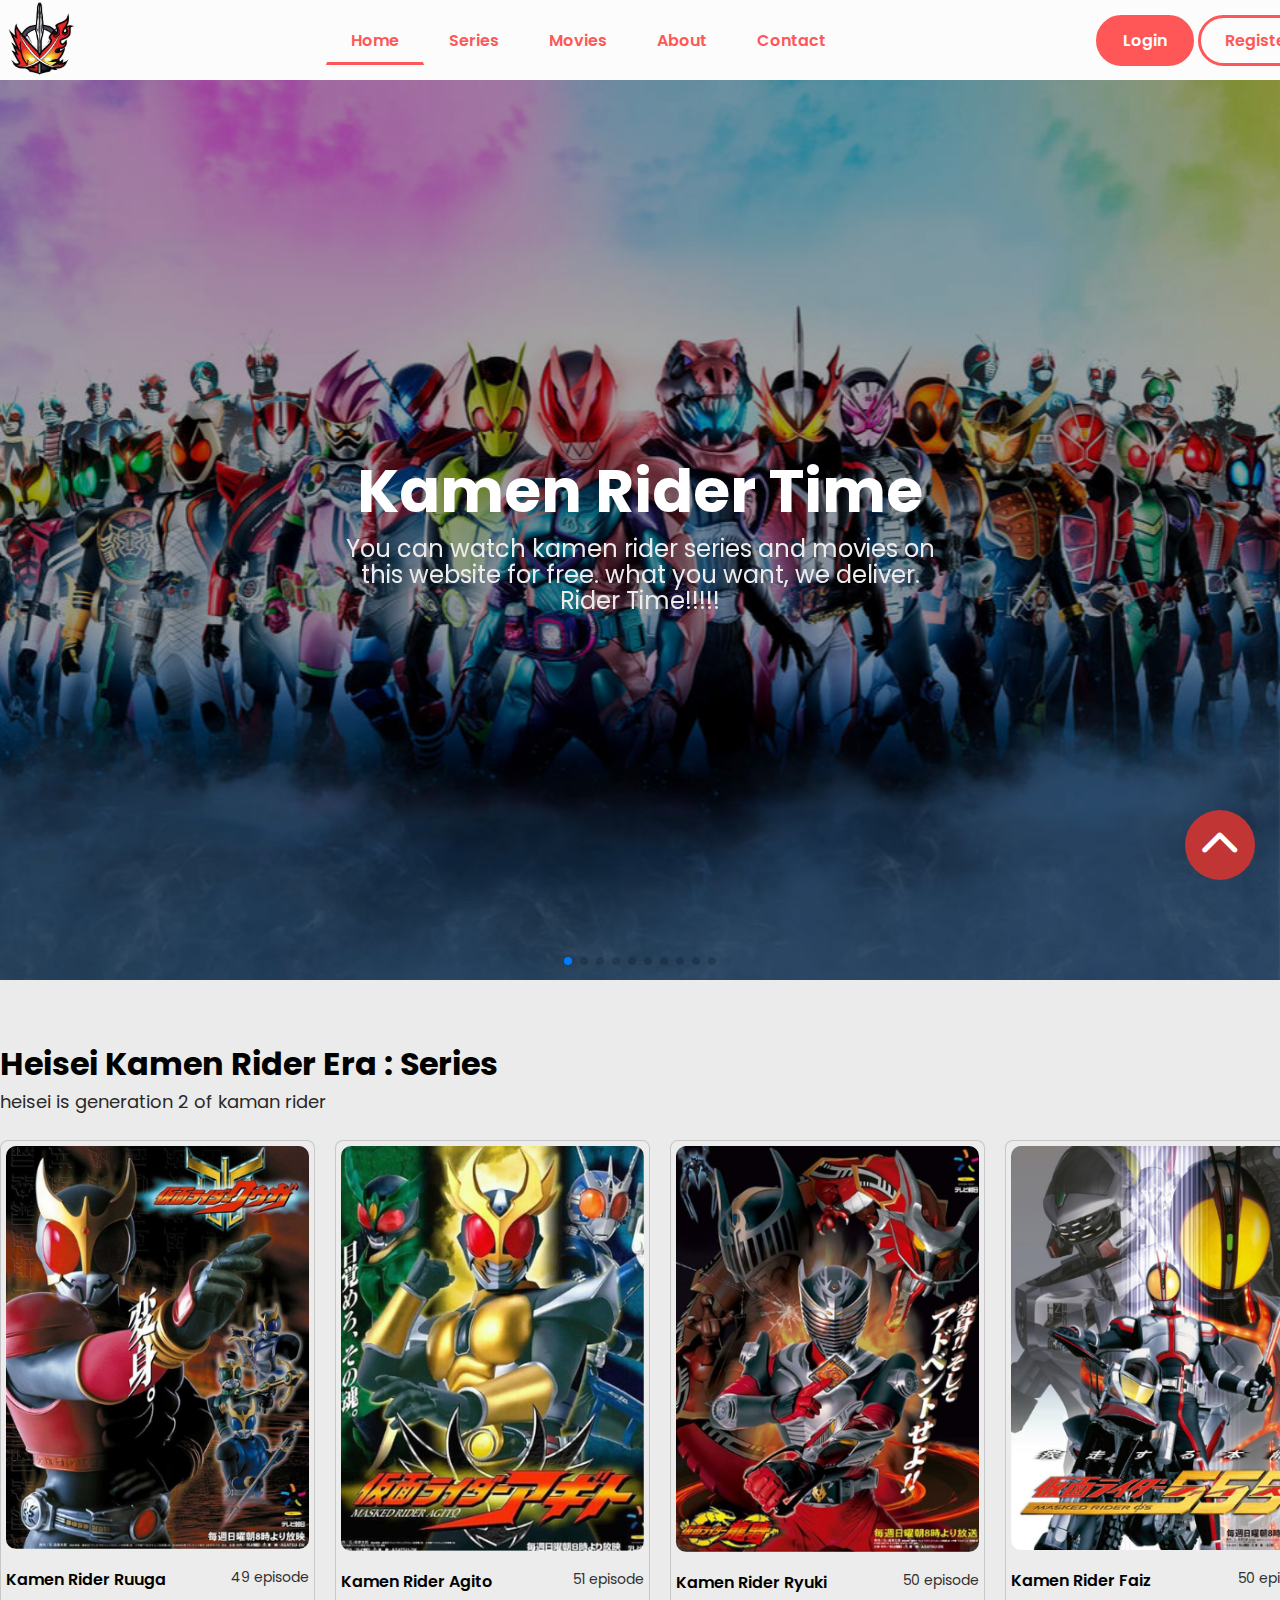
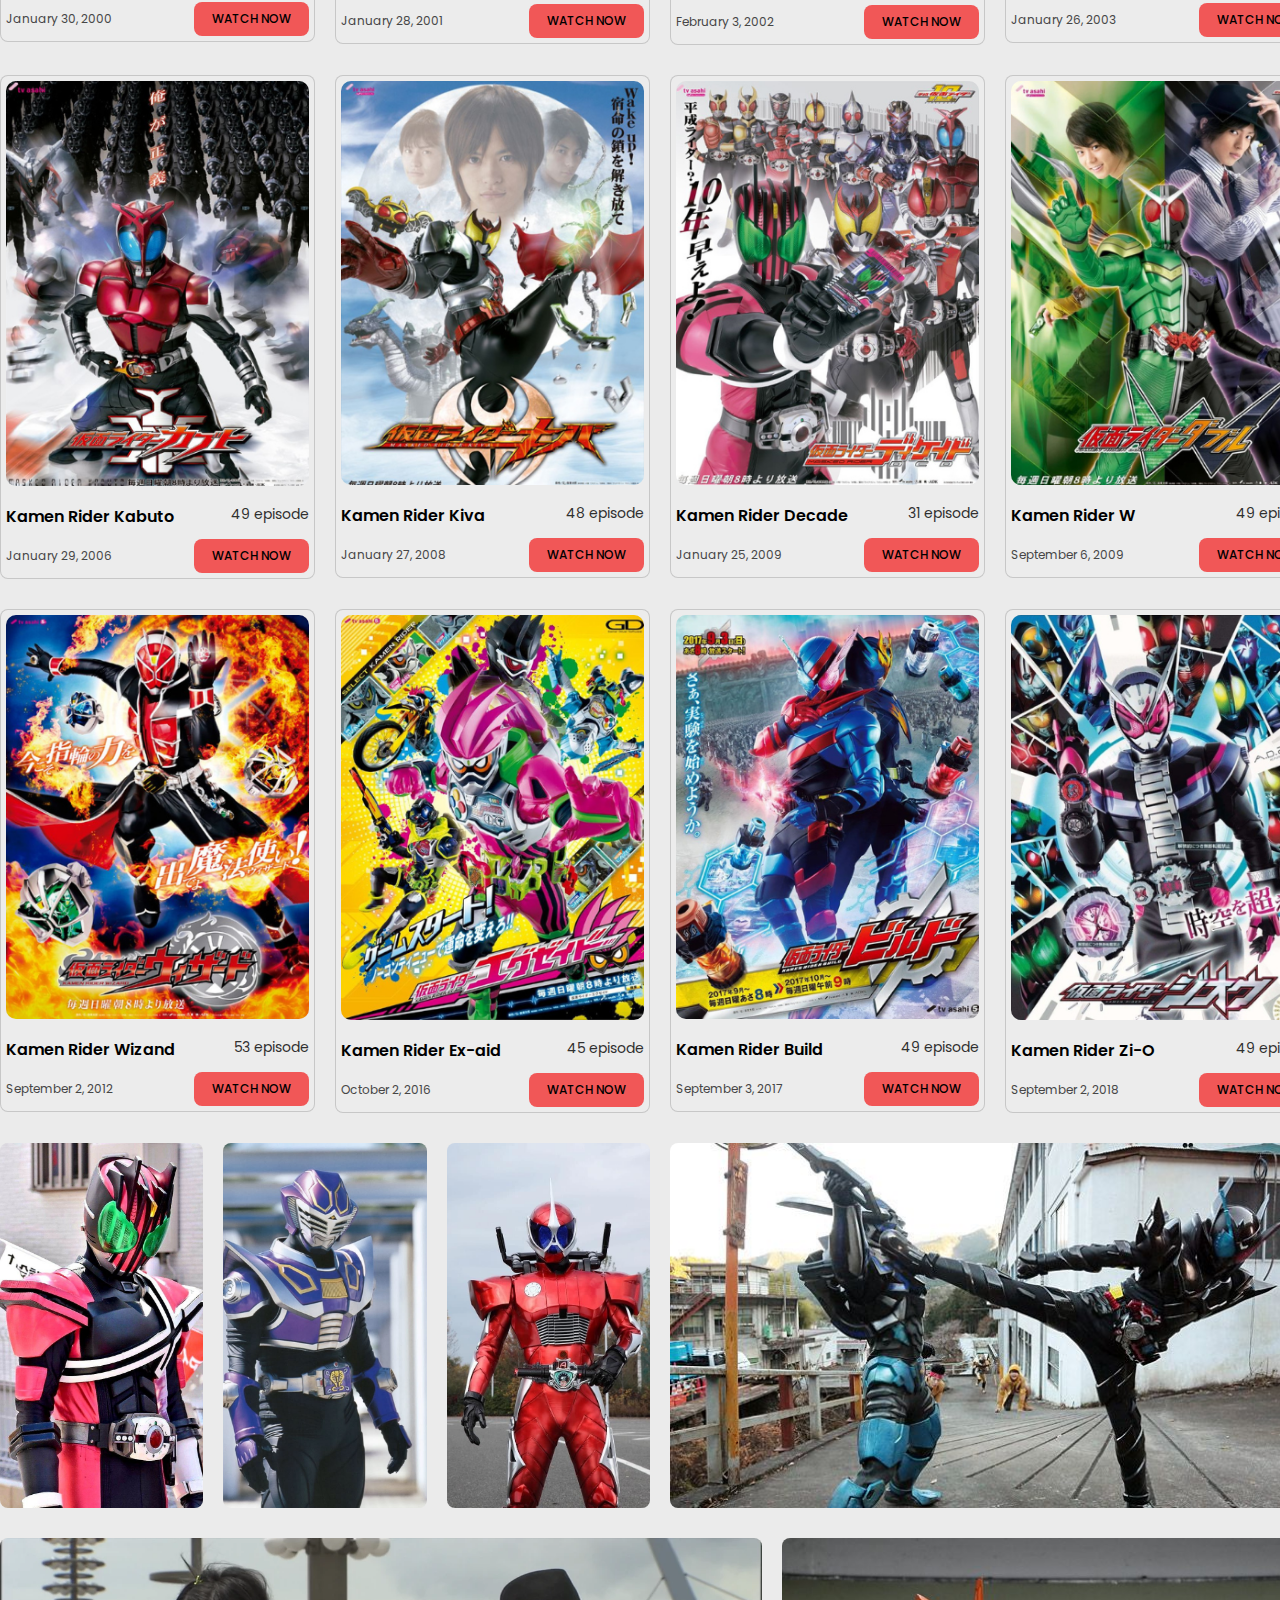
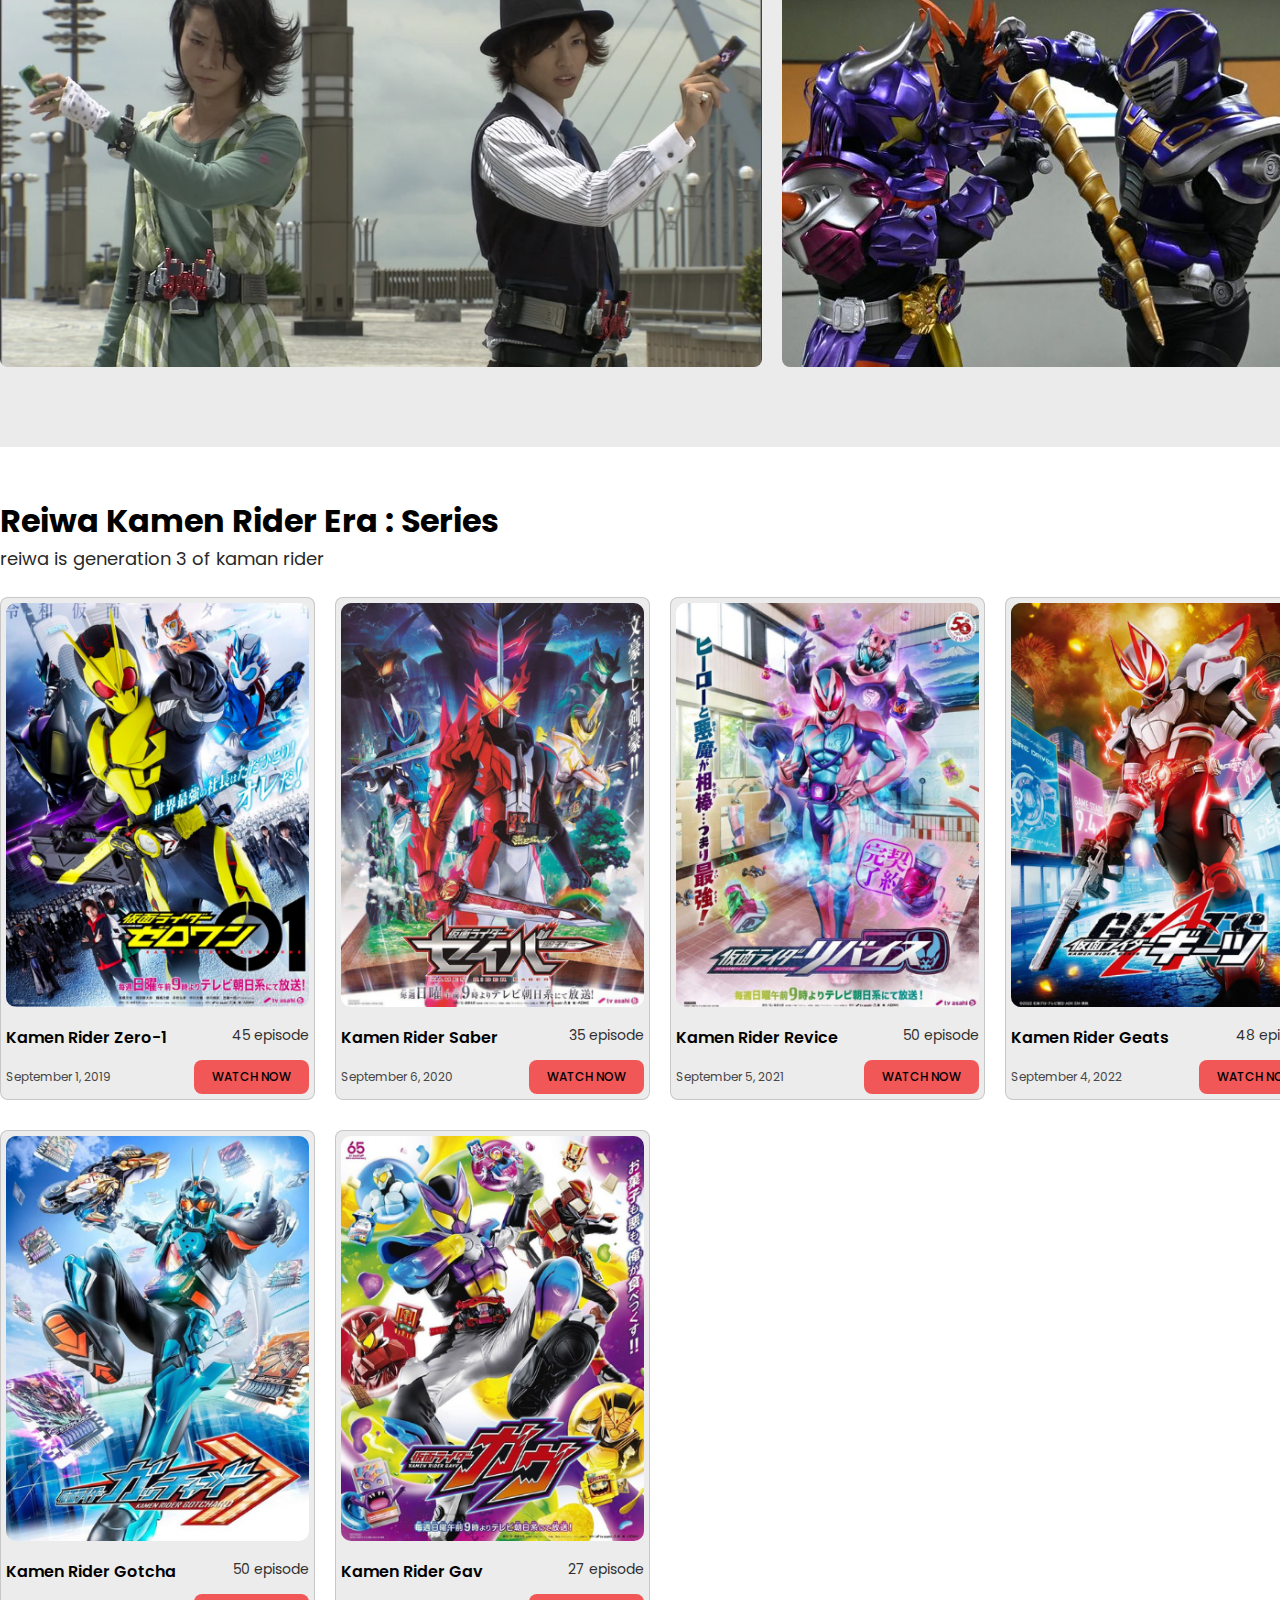
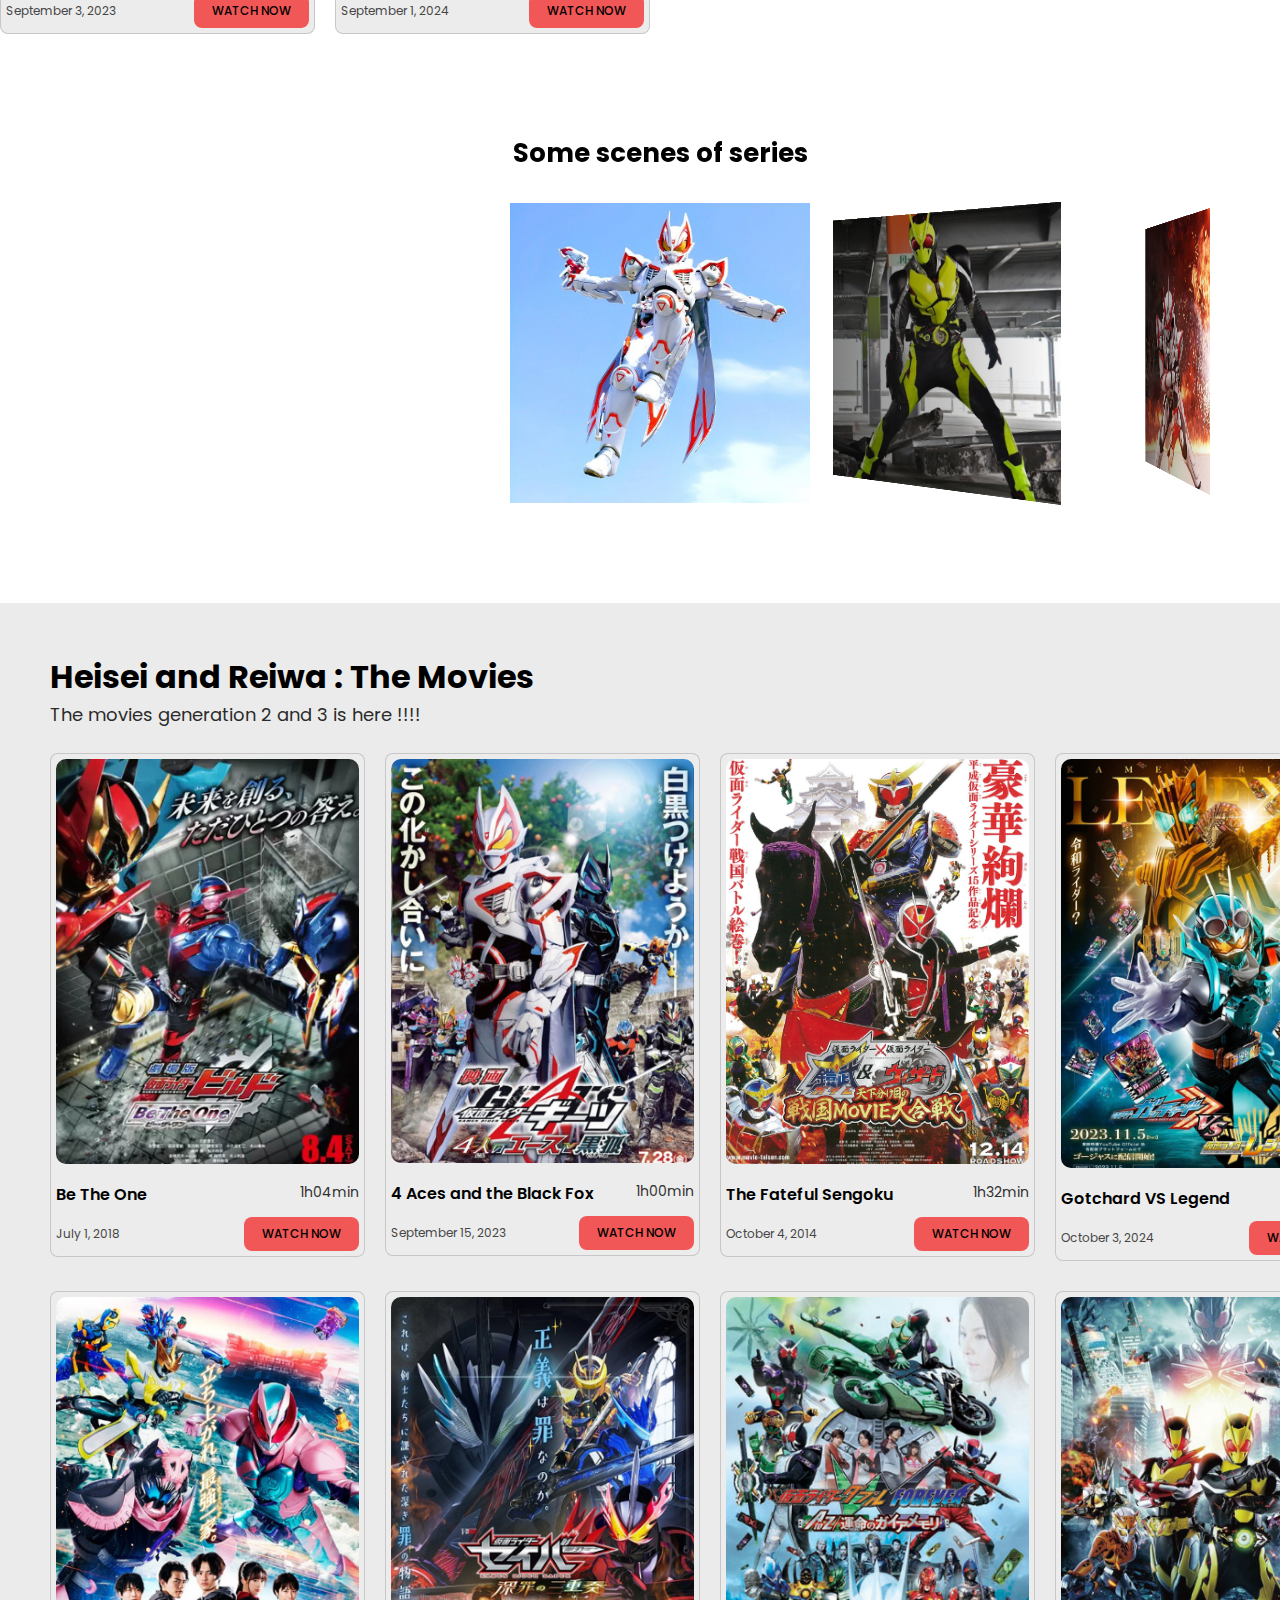
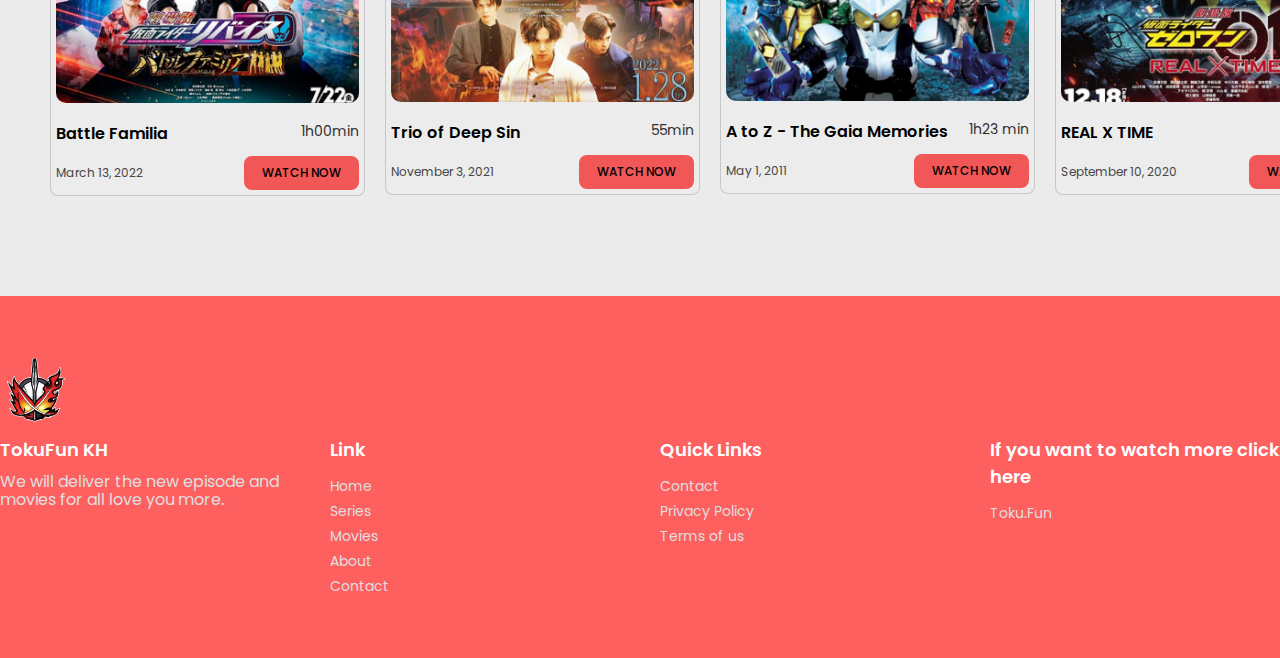
<file: index.html>
<!DOCTYPE html>
<html lang="en">
  <head>
    <meta charset="UTF-8" />
    <meta name="viewport" content="width=device-width, initial-scale=1.0" />
    <title>TokuFun KH</title>
    <link rel="icon" href="asset/image/logo.png" />

    <link rel="stylesheet" href="asset/css/swiper-bundle.min.css" />

    <link rel="stylesheet" href="https://cdnjs.cloudflare.com/ajax/libs/font-awesome/6.7.2/css/all.min.css" integrity="sha512-Evv84Mr4kqVGRNSgIGL/F/aIDqQb7xQ2vcrdIwxfjThSH8CSR7PBEakCr51Ck+w+/U6swU2Im1vVX0SVk9ABhg==" crossorigin="anonymous" referrerpolicy="no-referrer" />

    <link rel="stylesheet" href="asset/css/style.css" />
  </head>
  <body>
    <header id="header-navbar">
      <div class="container">
        <nav class="navbar">
          <div class="navbar-brand">
            <a href="index.html">
              <img src="asset/image/logo.png" alt="" />
            </a>
          </div>

          <ul class="navbar-nav">
            <li class="nav-item">
              <a href="#" class="nav-link active">Home</a>
            </li>
            <li class="nav-item">
              <a href="#" class="nav-link">Series</a>
              <div class="dropdown">
                <ul class="dropdown-menu">
                  <li class="menu-item">
                    <a href="#first" class="menu-link">Heisei Era</a>
                  </li>
                  <li class="menu-item">
                    <a href="#second" class="menu-link">Reiwa Era</a>
                  </li>
                </ul>
              </div>
            </li>
            <li class="nav-item">
              <a href="#third" class="nav-link">Movies</a>
            </li>
            <li class="nav-item">
              <a href="#" class="nav-link">About</a>
            </li>
            <li class="nav-item">
              <a href="#" class="nav-link">Contact</a>
            </li>
          </ul>

          <div class="group-btn">
            <a href="asset/page/page-login.html" class="btn btn-login">Login</a>
            <a href="#" class="btn btn-register">Register</a>
          </div>
        </nav>
      </div>
    </header>

    <main>
      <section class="hero-banner">
        <!-- Swiper -->
        <div class="swiper mySwiper">
          <div class="banner-overly">
            <div class="title">
              <h1>Kamen Rider Time</h1>
              <p>
                You can watch kamen rider series and movies on this website for
                free. what you want, we deliver. Rider Time!!!!!
              </p>
            </div>
          </div>
          <div class="swiper-wrapper">
            <div class="swiper-slide">
              <img src="asset/image/banner2.jpg" alt="" />
            </div>
            <div class="swiper-slide">
              <img src="asset/image/banner1.png" alt="" />
            </div>
            <div class="swiper-slide">
              <img src="asset/image/banner3.jpg" alt="" />
            </div>
          </div>
          <!-- <div class="swiper-button-next"></div>
    <div class="swiper-button-prev"></div> -->
          <div class="swiper-pagination"></div>
        </div>

        <!-- Swiper JS -->
      </section>

      <!-- section 2 -->
      <section class="heisei" id="first">
        <div class="container">
          <div class="title">
            <h2>Heisei Kamen Rider Era : Series</h2>
            <p>heisei is generation 2 of kaman rider</p>
          </div>
          <div class="row">
            <div class="col-3">
              <div class="card">
                <div class="card-header">
                  <img src="asset/image/kuga.png" alt="" />
                </div>
                <div class="card-boby">
                  <h4>Kamen Rider Ruuga</h4>
                  <p>49 episode</p>
                </div>
                <div class="card-footer">
                  <span>January 30, 2000</span>
                  <a href="#">WATCH NOW</a>
                </div>
              </div>
            </div>
            <div class="col-3">
              <div class="card">
                <div class="card-header">
                  <img src="asset/image/agito.png" alt="" />
                </div>
                <div class="card-boby">
                  <h4>Kamen Rider Agito</h4>
                  <p>51 episode</p>
                </div>
                <div class="card-footer">
                  <span>January 28, 2001</span>
                  <a href="#">WATCH NOW</a>
                </div>
              </div>
            </div>
            <div class="col-3">
              <div class="card">
                <div class="card-header">
                  <img src="asset/image/ryuki.png" alt="" />
                </div>
                <div class="card-boby">
                  <h4>Kamen Rider Ryuki</h4>
                  <p>50 episode</p>
                </div>
                <div class="card-footer">
                  <span>February 3, 2002</span>
                  <a href="#">WATCH NOW</a>
                </div>
              </div>
            </div>
            <div class="col-3">
              <div class="card">
                <div class="card-header">
                  <img src="asset/image/555.png" alt="" />
                </div>
                <div class="card-boby">
                  <h4>Kamen Rider Faiz</h4>
                  <p>50 episode</p>
                </div>
                <div class="card-footer">
                  <span>January 26, 2003</span>
                  <a href="#">WATCH NOW</a>
                </div>
              </div>
            </div>
            
            <div class="col-3">
              <div class="card">
                <div class="card-header">
                  <img src="asset/image/kabuto.png" alt="" />
                </div>
                <div class="card-boby">
                  <h4>Kamen Rider Kabuto</h4>
                  <p>49 episode</p>
                </div>
                <div class="card-footer">
                  <span>January 29, 2006</span>
                  <a href="#">WATCH NOW</a>
                </div>
              </div>
            </div>
            
            <div class="col-3">
              <div class="card">
                <div class="card-header">
                  <img src="asset/image/kiwa.png" alt="" />
                </div>
                <div class="card-boby">
                  <h4>Kamen Rider Kiva</h4>
                  <p>48 episode</p>
                </div>
                <div class="card-footer">
                  <span>January 27, 2008</span>
                  <a href="#">WATCH NOW</a>
                </div>
              </div>
            </div>
            <div class="col-3">
              <div class="card">
                <div class="card-header">
                  <img src="asset/image/decade.png" alt="" />
                </div>
                <div class="card-boby">
                  <h4>Kamen Rider Decade</h4>
                  <p>31 episode</p>
                </div>
                <div class="card-footer">
                  <span>January 25, 2009</span>
                  <a href="#">WATCH NOW</a>
                </div>
              </div>
            </div>
            <div class="col-3">
              <div class="card">
                <div class="card-header">
                  <img src="asset/image/double.png" alt="" />
                </div>
                <div class="card-boby">
                  <h4>Kamen Rider W</h4>
                  <p>49 episode</p>
                </div>
                <div class="card-footer">
                  <span>September 6, 2009</span>
                  <a href="#">WATCH NOW</a>
                </div>
              </div>
            </div>
            
            
            <div class="col-3">
              <div class="card">
                <div class="card-header">
                  <img src="asset/image/wizand.png" alt="" />
                </div>
                <div class="card-boby">
                  <h4>Kamen Rider Wizand</h4>
                  <p>53 episode</p>
                </div>
                <div class="card-footer">
                  <span>September 2, 2012</span>
                  <a href="#">WATCH NOW</a>
                </div>
              </div>
            </div>
            <div class="col-3">
              <div class="card">
                <div class="card-header">
                  <img src="asset/image/ex-aid.png" alt="" />
                </div>
                <div class="card-boby">
                  <h4>Kamen Rider Ex-aid</h4>
                  <p>45 episode</p>
                </div>
                <div class="card-footer">
                  <span>October 2, 2016</span>
                  <a href="#">WATCH NOW</a>
                </div>
              </div>
            </div>
            <div class="col-3">
              <div class="card">
                <div class="card-header">
                  <img src="asset/image/build.png" alt="" />
                </div>
                <div class="card-boby">
                  <h4>Kamen Rider Build</h4>
                  <p>49 episode</p>
                </div>
                <div class="card-footer">
                  <span>September 3, 2017</span>
                  <a href="#">WATCH NOW</a>
                </div>
              </div>
            </div>
            <div class="col-3">
              <div class="card">
                <div class="card-header">
                  <img src="asset/image/zi-o.png" alt="" />
                </div>
                <div class="card-boby">
                  <h4>Kamen Rider Zi-O</h4>
                  <p>49 episode</p>
                </div>
                <div class="card-footer">
                  <span>September 2, 2018</span>
                  <a href="#">WATCH NOW</a>
                </div>
              </div>
            </div>
  
          <div class="scenes">
              <div class="col-2">
              <img src="asset/image/imgdecade.png" alt="" />
            </div>
            <div class="col-2">
              <img src="asset/image/img-ouja2.jpg" alt="" />
            </div>
            <div class="col-2">
              <img src="asset/image/img-accec2.jpg" alt="" />
            </div>
            <div class="col-6">
              <img src="asset/image/img-build.png" alt="" />
            </div>
            <div class="col-7">
              <img src="asset/image/img-w.png" alt="" />
            </div>
            <div class="col-5">
              <img src="asset/image/img-ouja.jpg" alt="" />
            </div>
          </div>
          </div>
        </div>
      </section>

      <!-- section 3 -->
      <section class="reiwa" id="second">
        <div class="container">
          <div class="title">
            <h2>Reiwa Kamen Rider Era : Series</h2>
            <p>reiwa is generation 3 of kaman rider</p>
          </div>
          <div class="row">
            <div class="col-3">
              <div class="card">
                <div class="card-header">
                  <img src="asset/image/zero-one.png" alt="" />
                </div>
                <div class="card-boby">
                  <h4>Kamen Rider Zero-1</h4>
                  <p>45 episode</p>
                </div>
                <div class="card-footer">
                  <span>September 1, 2019</span>
                  <a href="#">WATCH NOW</a>
                </div>
              </div>
            </div>
            <div class="col-3">
              <div class="card">
                <div class="card-header">
                  <img src="asset/image/saber.png" alt="" />
                </div>
                <div class="card-boby">
                  <h4>Kamen Rider Saber</h4>
                  <p>35 episode</p>
                </div>
                <div class="card-footer">
                  <span>September 6, 2020</span>
                  <a href="#">WATCH NOW</a>
                </div>
              </div>
            </div>
            <div class="col-3">
              <div class="card">
                <div class="card-header">
                  <img src="asset/image/revice.png" alt="" />
                </div>
                <div class="card-boby">
                  <h4>Kamen Rider Revice</h4>
                  <p>50 episode</p>
                </div>
                <div class="card-footer">
                  <span>September 5, 2021</span>
                  <a href="#">WATCH NOW</a>
                </div>
              </div>
            </div>
            <div class="col-3">
              <div class="card">
                <div class="card-header">
                  <img src="asset/image/geat.png" alt="" />
                </div>
                <div class="card-boby">
                  <h4>Kamen Rider Geats</h4>
                  <p>48 episode</p>
                </div>
                <div class="card-footer">
                  <span>September 4, 2022</span>
                  <a href="#">WATCH NOW</a>
                </div>
              </div>
            </div>
            <div class="col-3">
              <div class="card">
                <div class="card-header">
                  <img src="asset/image/gotcha.png" alt="" />
                </div>
                <div class="card-boby">
                  <h4>Kamen Rider Gotcha</h4>
                  <p>50 episode</p>
                </div>
                <div class="card-footer">
                  <span>September 3, 2023</span>
                  <a href="#">WATCH NOW</a>
                </div>
              </div>
            </div>
            <div class="col-3">
              <div class="card">
                <div class="card-header">
                  <img src="asset/image/gav.png" alt="" />
                </div>
                <div class="card-boby">
                  <h4>Kamen Rider Gav</h4>
                  <p>27 episode</p>
                </div>
                <div class="card-footer">
                  <span>September 1, 2024</span>
                  <a href="#">WATCH NOW</a>
                </div>
              </div>
            </div>  
          </div>
           <!-- Swiper -->
  <div class="swiper2 mySwiper2">
        <h2>Some scenes of series</h2>
    <div class="swiper-wrapper">
      <div class="swiper-slide">
        <img src="asset/image/geat2.jpg" />
      </div>
      <div class="swiper-slide">
        <img src="asset/image/zero2.png" />
      </div>
      <div class="swiper-slide">
        <img src="asset/image/img-saber.jpg" />
      </div>
      <div class="swiper-slide">
        <img src="asset/image/balfa.png" />
      </div>
      <div class="swiper-slide">
        <img src="asset/image/revice2.png" />
      </div>
      <div class="swiper-slide">
        <img src="asset/image/zero3.png" />
      </div>
      <div class="swiper-slide">
        <img src="asset/image/tycon.png" />
      </div>
      <div class="swiper-slide">
        <img src="asset/image/gav2.png" />
      </div>
      <div class="swiper-slide">
        <img src="asset/image/tycon2.png" />
      </div>
      <div class="swiper-slide">
        <img src="asset/image/saber2.png" />
      </div>
      
    </div>
    
  </div>
        </div>
      </section>

      <!-- section 4 -->
      <section class="the-movies" id="third">
        <div class="container">
          <div class="title">
            <h2>Heisei and Reiwa : The Movies</h2>
            <p>The movies generation 2 and 3 is here !!!!</p>
          </div>
          <div class="row">
            <div class="col-3">
              <div class="card">
                <div class="card-header">
                  <img src="asset/image/tm-build.png" alt="" />
                </div>
                <div class="card-boby">
                  <h4>Be The One</h4>
                  <p>1h04min</p>
                </div>
                <div class="card-footer">
                  <span>July 1, 2018</span>
                  <a href="#">WATCH NOW</a>
                </div>
              </div>
            </div>
           
            <div class="col-3">
              <div class="card">
                <div class="card-header">
                  <img src="asset/image/tm-geats.png" alt="" />
                </div>
                <div class="card-boby">
                  <h4>4 Aces and the Black Fox</h4>
                  <p>1h00min</p>
                </div>
                <div class="card-footer">
                  <span>September 15, 2023</span>
                  <a href="#">WATCH NOW</a>
                </div>
              </div>
            </div>
            <div class="col-3">
              <div class="card">
                <div class="card-header">
                  <img src="asset/image/tm-giam.png" alt="" />
                </div>
                <div class="card-boby">
                  <h4>The Fateful Sengoku</h4>
                  <p>1h32min</p>
                </div>
                <div class="card-footer">
                  <span>October 4, 2014</span>
                  <a href="#">WATCH NOW</a>
                </div>
              </div>
            </div>
            <div class="col-3">
              <div class="card">
                <div class="card-header">
                  <img src="asset/image/tm-gotcha.png" alt="" />
                </div>
                <div class="card-boby">
                  <h4>Gotchard VS Legend</h4>
                  <p>1h17min</p>
                </div>
                <div class="card-footer">
                  <span>October 3, 2024</span>
                  <a href="#">WATCH NOW</a>
                </div>
              </div>
            </div>
        
            <div class="col-3">
              <div class="card">
                <div class="card-header">
                  <img src="asset/image/tm-revice.png" alt="" />
                </div>
                <div class="card-boby">
                  <h4>Battle Familia</h4>
                  <p>1h00min</p>
                </div>
                <div class="card-footer">
                  <span>March 13, 2022</span>
                  <a href="#">WATCH NOW</a>
                </div>
              </div>
            </div>
            <div class="col-3">
              <div class="card">
                <div class="card-header">
                  <img src="asset/image/tm-saber.png" alt="" />
                </div>
                <div class="card-boby">
                  <h4>Trio of Deep Sin</h4>
                  <p>55min</p>
                </div>
                <div class="card-footer">
                  <span>November 3, 2021</span>
                  <a href="#">WATCH NOW</a>
                </div>
              </div>
            </div>
            <div class="col-3">
              <div class="card">
                <div class="card-header">
                  <img src="asset/image/tm-w.png" alt="" />
                </div>
                <div class="card-boby">
                  <h4>A to Z - The Gaia Memories</h4>
                  <p>1h23 min</p>
                </div>
                <div class="card-footer">
                  <span>May 1, 2011</span>
                  <a href="#">WATCH NOW</a>
                </div>
              </div>
            </div>
            <div class="col-3">
              <div class="card">
                <div class="card-header">
                  <img src="asset/image/tm-zero-one.png" alt="" />
                </div>
                <div class="card-boby">
                  <h4>REAL X TIME</h4>
                  <p>1h19min</p>
                </div>
                <div class="card-footer">
                  <span>September 10, 2020</span>
                  <a href="#">WATCH NOW</a>
                </div>
              </div>
            </div>
          </div>
        </div>

      </section>


<div class="item">
          <a href="#header-navbar"><i class="fa-solid fa-chevron-up"></i></a>
        </div>
      
    </main>

    <footer>
      <div class="container">
        <div class="row">
          <div class="col-12">
            <div class="logo-image">
              <a href="#"><img src="asset/image/logo.png" alt="" /></a>
            </div>
            <div class="row">
              <div class="col-3">
                <h3>TokuFun KH</h3>
                <p>
                  We will deliver the new episode and movies for all love you more.
                </p>
              </div>
              <div class="col-3">
                <h3>Link</h3>
                <ul>
                  <li>
                    <a href="#">Home</a>
                  </li>
                  <li>
                    <a href="#">Series</a>
                  </li>
                  <li>
                    <a href="#">Movies</a>
                  </li>
                  <li>
                    <a href="#">About</a>
                  </li>
                  <li>
                    <a href="#">Contact</a>
                  </li>
                </ul>
              </div>
              <div class="col-3">
                <h3>Quick Links</h3>
                <ul>
                  <li>
                    <a href="#">Contact</a>
                  </li>
                  <li>
                    <a href="#">Privacy Policy</a>
                  </li>
                  <li>
                    <a href="#">Terms of us</a>
                  </li>
                </ul>
              </div>
              <div class="col-3">
                <h3>If you want to watch more click here</h3>
                <ul>
                  <li>
                    <a href="https://toku.fun/">Toku.Fun</a>
                  </li>
                </ul>
              </div>
            </div>
          </div>
        </div>
      </div>
    </footer>

    <script src="asset/js/swiper-bundle.min.js"></script>
    <script src="asset/js/project.js"></script>
  </body>
</html>
</file>
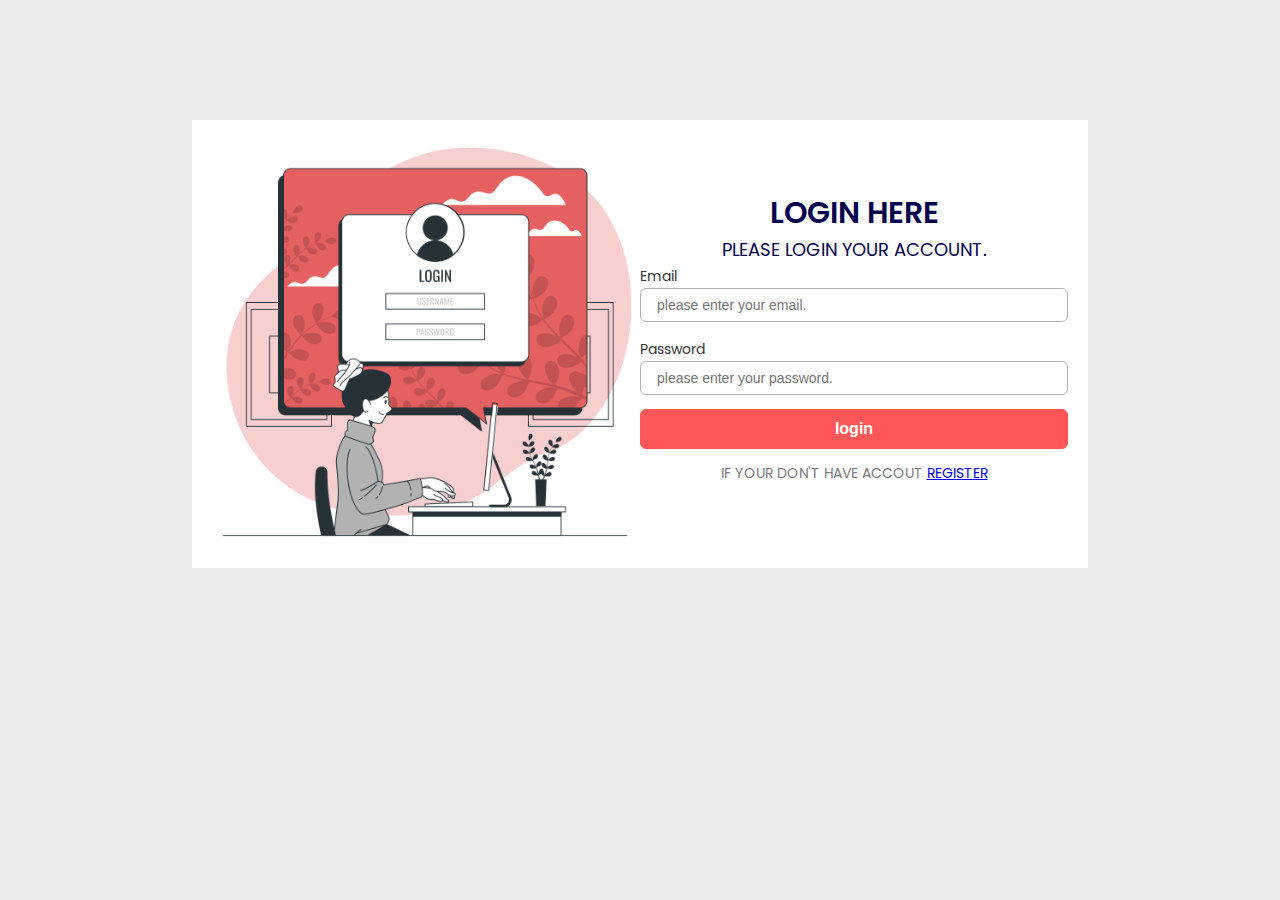
<file: asset/page/page-login.html>
<!DOCTYPE html>
<html lang="en">
  <head>
    <meta charset="UTF-8" />
    <meta name="viewport" content="width=device-width, initial-scale=1.0" />
    <title>Login</title>
    <link rel="stylesheet" href="../css/style.css" />
  </head>
  <body>
    <section class="form-login">
      <div class="form-content">
        <div class="row">
          <div class="col-6">
            <div class="login-img">
              <img src="../image/login-pic.png" alt="" />
            </div>
          </div>
          <div class="col-6">
            <div class="detail">
              <div>
                <h1>Login Here</h1>
                <p>Please login your account.</p>

                <form action="">
                  <div class="row">
                    <div class="col-12">
                      <div class="input-label">
                        <label for="Email">Email</label>
                        <input
                          type="email"
                          name="email"
                          id="Email"
                          placeholder="please enter your email."
                        />
                      </div>
                    </div>
                    <div class="col-12">
                      <div class="input-label">
                        <label for="Password">Password</label>
                        <input
                          type="password"
                          name="password"
                          id="Password"
                          placeholder="please enter your password."
                        />
                      </div>
                    </div>

                    <div class="col-12">
                      <button class="btn-soft" type="submit">login</button>
                    </div>

                    <div class="col-12">
                      <p class="text-register">
                        if your don't have accout
                        <a href="page-register.html">Register</a>
                      </p>
                    </div>
                  </div>
                </form>
              </div>
            </div>
          </div>
        </div>
      </div>
    </section>
  </body>
</html>
</file>
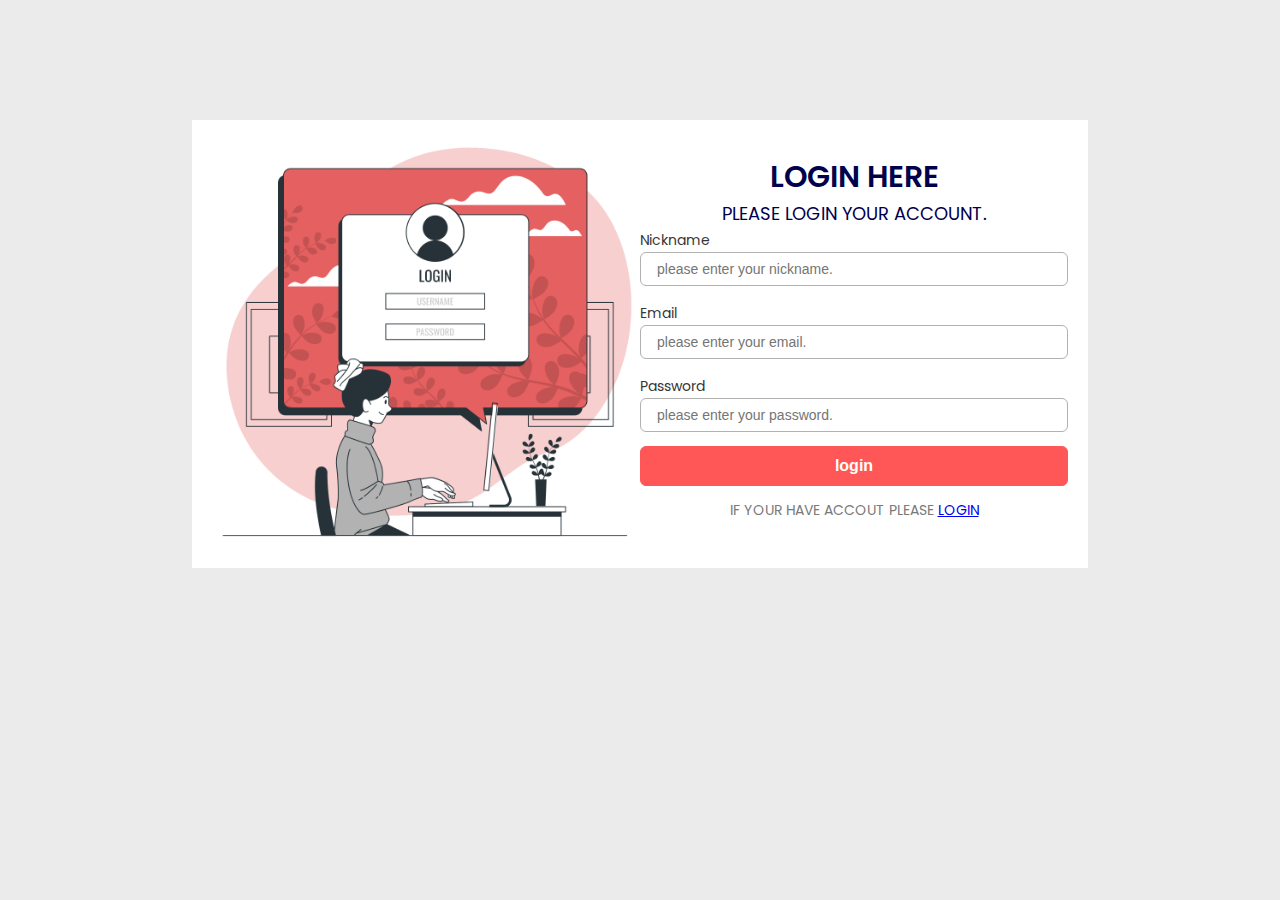
<file: asset/page/page-register.html>
<!DOCTYPE html>
<html lang="en">
  <head>
    <meta charset="UTF-8" />
    <meta name="viewport" content="width=device-width, initial-scale=1.0" />
    <title>Register</title>
    <link rel="stylesheet" href="../css/style.css" />
  </head>
  <body>
    <section class="form-login">
      <div class="form-content">
        <div class="row">
          <div class="col-6">
            <div class="login-img">
              <img src="../image/login-pic.png" alt="" />
            </div>
          </div>
          <div class="col-6">
            <div class="detail">
              <div>
                <h1>Login Here</h1>
                <p>Please login your account.</p>

                <form action="">
                  <div class="row">
                    <div class="col-12">
                      <div class="input-label">
                        <label for="Nname">Nickname</label>
                        <input
                          type="text"
                          name="nackname"
                          id="Nname"
                          placeholder="please enter your nickname."
                        />
                      </div>
                    </div>

                    <div class="col-12">
                      <div class="input-label">
                        <label for="Email">Email</label>
                        <input
                          type="email"
                          name="email"
                          id="Email"
                          placeholder="please enter your email."
                        />
                      </div>
                    </div>
                    <div class="col-12">
                      <div class="input-label">
                        <label for="Password">Password</label>
                        <input
                          type="password"
                          name="password"
                          id="Password"
                          placeholder="please enter your password."
                        />
                      </div>
                    </div>

                    <div class="col-12">
                      <button class="btn-soft" type="submit">login</button>
                    </div>

                    <div class="col-12">
                      <p class="text-register">
                        if your have accout please 
                        <a href="page-login.html">Login</a>
                      </p>
                    </div>
                  </div>
                </form>
              </div>
            </div>
          </div>
        </div>
      </div>
    </section>
  </body>
</html>
</file>
<file: asset/css/style.css>
@import url("https://fonts.googleapis.com/css2?family=Kantumruy+Pro:ital,wght@0,100..700;1,100..700&family=Poppins:ital,wght@0,100;0,200;0,300;0,400;0,500;0,600;0,700;0,800;0,900;1,100;1,200;1,300;1,400;1,500;1,600;1,700;1,800;1,900&display=swap");

* {
  margin: 0;
  padding: 0;
  box-sizing: border-box;
}

html {
  scroll-behavior: smooth;
}

/*  font-family: "Kantumruy Pro", sans-serif; */
body {
  font-family: "Poppins", sans-serif;
  background-color: #ebebeb;
}

.container {
  width: 1320px;
  margin: auto;
}

.row {
  display: flex;
  flex-wrap: wrap;
}

.col-1 {
  width: 8.333333333333333%;
}
.col-2 {
  width: 16.66666666666667%;
}
.col-3 {
  width: 25%;
}
.col-4 {
  width: 33.33333333333333%;
}
.col-5 {
  width: 41.66666666666667%;
}
.col-6 {
  width: 50%;
}
.col-7 {
  width: 58.33333333333333%;
}
.col-8 {
  width: 66.66666666666667%;
}
.col-9 {
  width: 75%;
}
.col-10 {
  width: 83.33333333333333%;
}
.col-11 {
  width: 91.66666666666667%;
}
.col-12 {
  width: 100%;
}

img {
  width: 100%;
  height: 100%;
  object-fit: cover;
  display: block;
}
/* ===============================  Header Start  ===============================*/

header {
  background-color: rgb(252, 252, 252);
}

header .navbar .navbar-brand a img {
  width: 80px;
}

header .navbar {
  display: flex;
  justify-content: space-between;
  align-items: center;
}

header .navbar .navbar-nav {
  display: flex;
  list-style-type: none;
}

header .navbar .navbar-nav .nav-item .nav-link {
  text-decoration: none;
  color: rgb(255, 87, 87);
  font-size: 16px;
  font-weight: 600;
  padding: 10px 24px;
  border: 1px solid rgba(0, 0, 0, 0);
  transition-duration: 0.2s;
}

header .navbar .navbar-nav .nav-item .nav-link.active {
  border-bottom: 3px solid rgb(255, 87, 87);
}

header .navbar .navbar-nav .nav-item .nav-link:hover {
  border-bottom: 3px solid rgb(255, 87, 87);
  /* #a3b4b5;  #668284 */
}

header .navbar .navbar-nav .nav-item {
  position: relative;
}

header .navbar .navbar-nav .nav-item:hover .dropdown {
  opacity: 1;
  top: 150%;
  visibility: visible;
}

header .navbar .navbar-nav .nav-item .dropdown {
  /* background-color: #a1b3b4; */
  width: 100px;
  border: 1px solid rgb(255, 255, 255);
  position: absolute;
  top: 100%;
  opacity: 0;
  visibility: hidden;
  transition-duration: 0.3s;
  z-index: 100;
  background-color: rgb(255, 255, 255);
}

header .navbar .dropdown .dropdown-menu {
  list-style-type: none;
}

header .navbar .dropdown .dropdown-menu .menu-item .menu-link {
  text-decoration: none;
  font-size: 14px;
  font-weight: 500;
  padding: 10px 12px;
  color: rgb(39, 39, 39);
  display: block;
}

header .navbar .dropdown .dropdown-menu .menu-item .menu-link:hover {
  background-color: rgb(255, 87, 87);
  color: #ffffff;
}

header .group-btn .btn {
  text-decoration: none;
  font-size: 16px;
  font-weight: 600;
  padding: 10px 24px;
  color: rgb(255, 87, 87);
  border: 3px solid rgb(255, 87, 87);
  border-radius: 50px;
  display: inline-block;
  transition-duration: 0.4s;
}

header .group-btn .btn-login {
  color: rgb(255, 255, 255);
  background-color: rgb(255, 87, 87);
  border: 3px solid rgb(255, 87, 87);
}

header .group-btn .btn-login:hover {
  color: rgb(255, 255, 255);
  background-color: rgb(168, 52, 52);
  border: 3px solid rgb(168, 52, 52);
}

header .group-btn .btn-register:hover {
  color: rgb(255, 255, 255);
  background-color: rgb(168, 52, 52);
  border: 3px solid rgb(168, 52, 52);
}

/* ===============================  Header End  =============================*/

/* ===============================  Main Start  ================================*/

main {
  position: relative;
}

main .item {
  position: absolute;
  position: fixed;
  width: 70px;
  height: 70px;
  background-color: rgb(194, 53, 53);
  border-radius: 100%;
  right: 0;
  bottom: 0;
  display: inline-block;
  z-index: 10;
  margin: 20px 25px;
  transition: 0.3s;
}

main .item:hover{
  background-color: rgb(110, 11, 11);
}

main .item i {
  padding: 15px;
  font-size: 40px;
  margin: auto;
  color: white;
}

main .hero-banner {
  height: 100vh;
  margin-bottom: 60px;
}

main .hero-banner .swiper {
  width: 100%;
  height: 100%;
}

main .hero-banner .swiper-slide {
  text-align: center;
  font-size: 18px;
  background: #fff;
  display: flex;
  justify-content: center;
  align-items: center;
}

main .hero-banner .swiper-slide img {
  display: block;
  width: 100%;
  height: 100%;
  object-fit: cover;
}

.hero-banner .swiper .banner-overly {
  width: 100%;
  height: 100%;
  background-color: rgba(0, 0, 0, 0.363);
  position: absolute;
  top: 0;
  left: 0;
  z-index: 2;
  display: flex;
  justify-content: center;
  align-items: center;
}

.hero-banner .swiper .banner-overly .title {
  width: 600px;
  text-align: center;
}

.hero-banner .swiper .banner-overly .title h1 {
  color: #fff;
  font-size: 60px;
}

.hero-banner .swiper .banner-overly .title p {
  color: #ebebeb;
  font-size: 24px;
  line-height: 26px;
}

.heisei {
  background-color: #ebebeb;
}

.heisei .row {
  margin-inline: -10px;
  margin-bottom: 60px;
}

.heisei .col-3,
.heisei .col-2,
.heisei .col-7,
.heisei .col-5,
.heisei .col-6 {
  padding-inline: 10px;
  padding-top: 10px;
  margin-bottom: 20px;
}

.heisei .title h2 {
  color: rgb(0, 0, 0);
  font-size: 32px;
  /* padding-left: 40px; */
}

.heisei .title p {
  font-size: 18px;
  /* padding-left: 40px; */
  color: #292929;
  margin-bottom: 15px;
}

.heisei .card {
  width: 100%;
  padding: 5px;
  border: 1px solid rgba(0, 0, 0, 0.158);
  border-radius: 8px;
  background-color: rgb(236, 236, 236);
}

.heisei .card:hover {
  transform: scale(1.15);
  transition-duration: 0.3s;
}

.heisei .card .card-header {
  border-radius: 10px;
  overflow: hidden;
  margin-bottom: 18px;
}

.heisei .card .card-header img {
  width: 100%;
  height: 100%;
  object-fit: cover;
  display: block;
}

.heisei .card .card-boby {
  display: flex;
  justify-content: space-between;
  margin-bottom: 10px;
}

.heisei .card .card-boby h4 {
  font-size: 16px;
  font-weight: 600;
}

.heisei .card .card-boby p {
  font-size: 14px;
  font-weight: 400;
  color: rgb(48, 48, 48);
}

.heisei .card .card-footer {
  display: flex;
  justify-content: space-between;
  align-items: center;
}

.heisei .card .card-footer a {
  text-decoration: none;
  color: black;
  font-size: 12px;
  font-weight: 500;
  text-align: center;
  background-color: rgb(241, 87, 87);
  padding: 8px 18px;
  border-radius: 8px;
  display: inline-block;
  transition: 0.3s;
}

.heisei .card .card-footer a:hover {
  background-color: rgb(158, 34, 34);
  color: #ebebeb;
}

.heisei .card .card-footer span {
  color: rgb(70, 70, 70);
  display: block;
  font-size: 12px;
}

.heisei .scenes {
  display: flex;
  flex-wrap: wrap;
}

.heisei .scenes img {
  border-radius: 8px;
}

.heisei .scenes img:hover {
  transform: scale(1.2);
  transition-duration: 0.5s;
}

/* ============== reiwaw============================ */

.reiwa {
  padding: 50px 0;
  background-color: white;
}

.reiwa .row {
  margin-inline: -10px;
  margin-bottom: 30px;
}

.reiwa .col-3 {
  padding-inline: 10px;
  padding-top: 10px;
  margin-bottom: 20px;
}

.reiwa .title h2 {
  color: rgb(0, 0, 0);
  font-size: 32px;
  /* padding-left: 40px; */
}

.reiwa .title p {
  font-size: 18px;
  /* padding-left: 40px; */
  color: #292929;
  margin-bottom: 15px;
}

.reiwa .card {
  width: 100%;
  padding: 5px;
  border: 1px solid rgba(0, 0, 0, 0.158);
  border-radius: 8px;
  background-color: rgb(236, 236, 236);
}

.reiwa .card:hover {
  transform: scale(1.15);
  transition-duration: 0.3s;
}

.reiwa .card .card-header {
  border-radius: 10px;
  overflow: hidden;
  margin-bottom: 18px;
}

.reiwa .card .card-header img {
  width: 100%;
  height: 100%;
  object-fit: cover;
  display: block;
}

.reiwa .card .card-boby {
  display: flex;
  justify-content: space-between;
  margin-bottom: 10px;
}

.reiwa .card .card-boby h4 {
  font-size: 16px;
  font-weight: 600;
}

.reiwa .card .card-boby p {
  font-size: 14px;
  font-weight: 400;
  color: rgb(48, 48, 48);
}

.reiwa .card .card-footer {
  display: flex;
  justify-content: space-between;
  align-items: center;
}

.reiwa .card .card-footer a {
  text-decoration: none;
  color: black;
  font-size: 12px;
  font-weight: 500;
  text-align: center;
  background-color: rgb(241, 87, 87);
  padding: 8px 18px;
  border-radius: 8px;
  display: inline-block;
  transition: 0.3s;
}

.reiwa .card .card-footer a:hover {
  background-color: rgb(158, 34, 34);
  color: #ebebeb;
}

.reiwa .card .card-footer span {
  display: block;
  font-size: 12px;
  color: rgb(70, 70, 70);
}

.reiwa .swiper2 {
  width: 100%;
  padding-top: 50px;
  padding-bottom: 50px;
}

.reiwa .swiper2 h2 {
  margin-bottom: 30px;
  font-size: 26px;
  text-align: center;
}

.reiwa .swiper-slide {
  background-position: center;
  background-size: cover;
  width: 300px;
  height: 300px;
}

.reiwa .swiper-slide img {
  display: block;
  width: 100%;
}

/* =========the movies==================== */

.the-movies {
  padding: 50px;
}

.the-movies .row {
  margin-inline: -10px;
  margin-bottom: 30px;
}

.the-movies .col-3 {
  padding-inline: 10px;
  padding-top: 10px;
  margin-bottom: 20px;
}

.the-movies .col-4 {
  padding-inline: 10px;
}

.the-movies .title h2 {
  color: rgb(0, 0, 0);
  font-size: 32px;
  /* padding-left: 40px;  */
}

.the-movies .title p {
  font-size: 18px;
  /* padding-left: 40px; */
  color: #2b2b2b;
  margin-bottom: 15px;
}

.the-movies .card {
  width: 100%;
  padding: 5px;
  border: 1px solid rgba(0, 0, 0, 0.158);
  border-radius: 8px;
  background-color: rgb(236, 236, 236);
}

.the-movies .card:hover {
  transform: scale(1.15);
  transition-duration: 0.3s;
}

.the-movies .card .card-header {
  border-radius: 10px;
  overflow: hidden;
  margin-bottom: 18px;
}

.the-movies .card .card-header img {
  width: 100%;
  height: 100%;
  object-fit: cover;
  display: block;
}

.the-movies .card .card-boby {
  display: flex;
  justify-content: space-between;
  margin-bottom: 10px;
}

.the-movies .card .card-boby h4 {
  font-size: 16px;
  font-weight: 600;
}

.the-movies .card .card-boby p {
  font-size: 14px;
  font-weight: 400;
  color: rgb(48, 48, 48);
}

.the-movies .card .card-footer {
  display: flex;
  justify-content: space-between;
  align-items: center;
}

.the-movies .card .card-footer a {
  text-decoration: none;
  color: black;
  font-size: 12px;
  font-weight: 500;
  text-align: center;
  background-color: rgb(241, 87, 87);
  padding: 8px 18px;
  border-radius: 8px;
  display: inline-block;
  transition: 0.3s;
}

.the-movies .card .card-footer a:hover {
  background-color: rgb(158, 34, 34);
  color: #ebebeb;
}

.the-movies .card .card-footer span {
  display: block;
  font-size: 12px;
  color: rgb(70, 70, 70);
}


/* ================================  Main End  =================================*/

/* =============================  Footer Start  ================================*/

footer {
  background-color: rgba(255, 87, 87, 0.945);
}

footer .logo-image img {
  width: 70px;
  margin-top: 60px;
}

footer h3 {
  color: white;
  font-size: 18px;
  margin: 10px 0;
  font-weight: 600;
}

footer p {
  color: rgb(223, 223, 223);
  line-height: 18px;
  margin-bottom: 10px;
  font-size: 16px;
  text-align: left;
}

footer ul {
  list-style-type: none;
  padding-bottom: 60px;
}

footer ul li a {
  text-decoration: none;
  color: rgb(223, 223, 223);
  font-size: 14px;
}
/* ==============================  Footer End  =================================*/

.form-login{
  margin: 120px 0;
}

.form-login .detail form .row{
    margin: 0 -10px;
}
.form-login .detail form .row .col-6,
.form-login .detail form .row .col-12
{
   padding: 0 10px;
  margin-bottom: 14px;
}

.form-login{
  display: flex;
  justify-content: center;
  align-items: center;
}

.form-login .form-content{
   background-color: #fff;
  width: 70%;
  padding: 10px 20px;
}

.form-login .form-content .input-label label{
  font-size: 14px;
  color: rgb(54, 54, 54);
}

.form-login .form-content .input-label input{
  width: 100%;
  border: 1px solid rgb(177, 177, 177);
  font-size: 14px;
  padding: 8px 16px;
  border-radius: 6px;
}

.form-login .form-content .input-label input:focus{
  outline: none;
  border-color: rgb(255, 87, 87);
}

.form-login .detail{
   height: 100%;
  display: flex;
  justify-content: center;
  align-items: center;
}

.form-login .detail h1{
  font-size: 30px;
  text-transform: uppercase;
  font-weight: 600;
  color: rgb(0, 0, 77);
  text-align: center;
}

.form-login .detail p{
  font-size: 18px;
  text-transform: uppercase;
  font-weight: 400;
  color: rgb(0, 0, 77);
  text-align: center;
}

.form-login .detail .text-register{
  font-size: 14px;
  font-weight: 400;
  color: rgb(122, 122, 122);
}

.btn-soft {
  width: 100%;
  border: 1px solid rgb(255, 87, 87);
  padding: 10px 0;
  font-weight: 600;
  font-size: 16px;
  border-radius: 6px;
  background-color: rgb(255, 87, 87);
  color: #fff;
  display: block;
  text-align: center;
  text-decoration: none;
  cursor: pointer;
  transition: 0.3s;
}

.btn-soft:hover {
  background-color: rgb(167, 34, 34);
  border-color: rgb(167, 34, 34);
}
</file>
